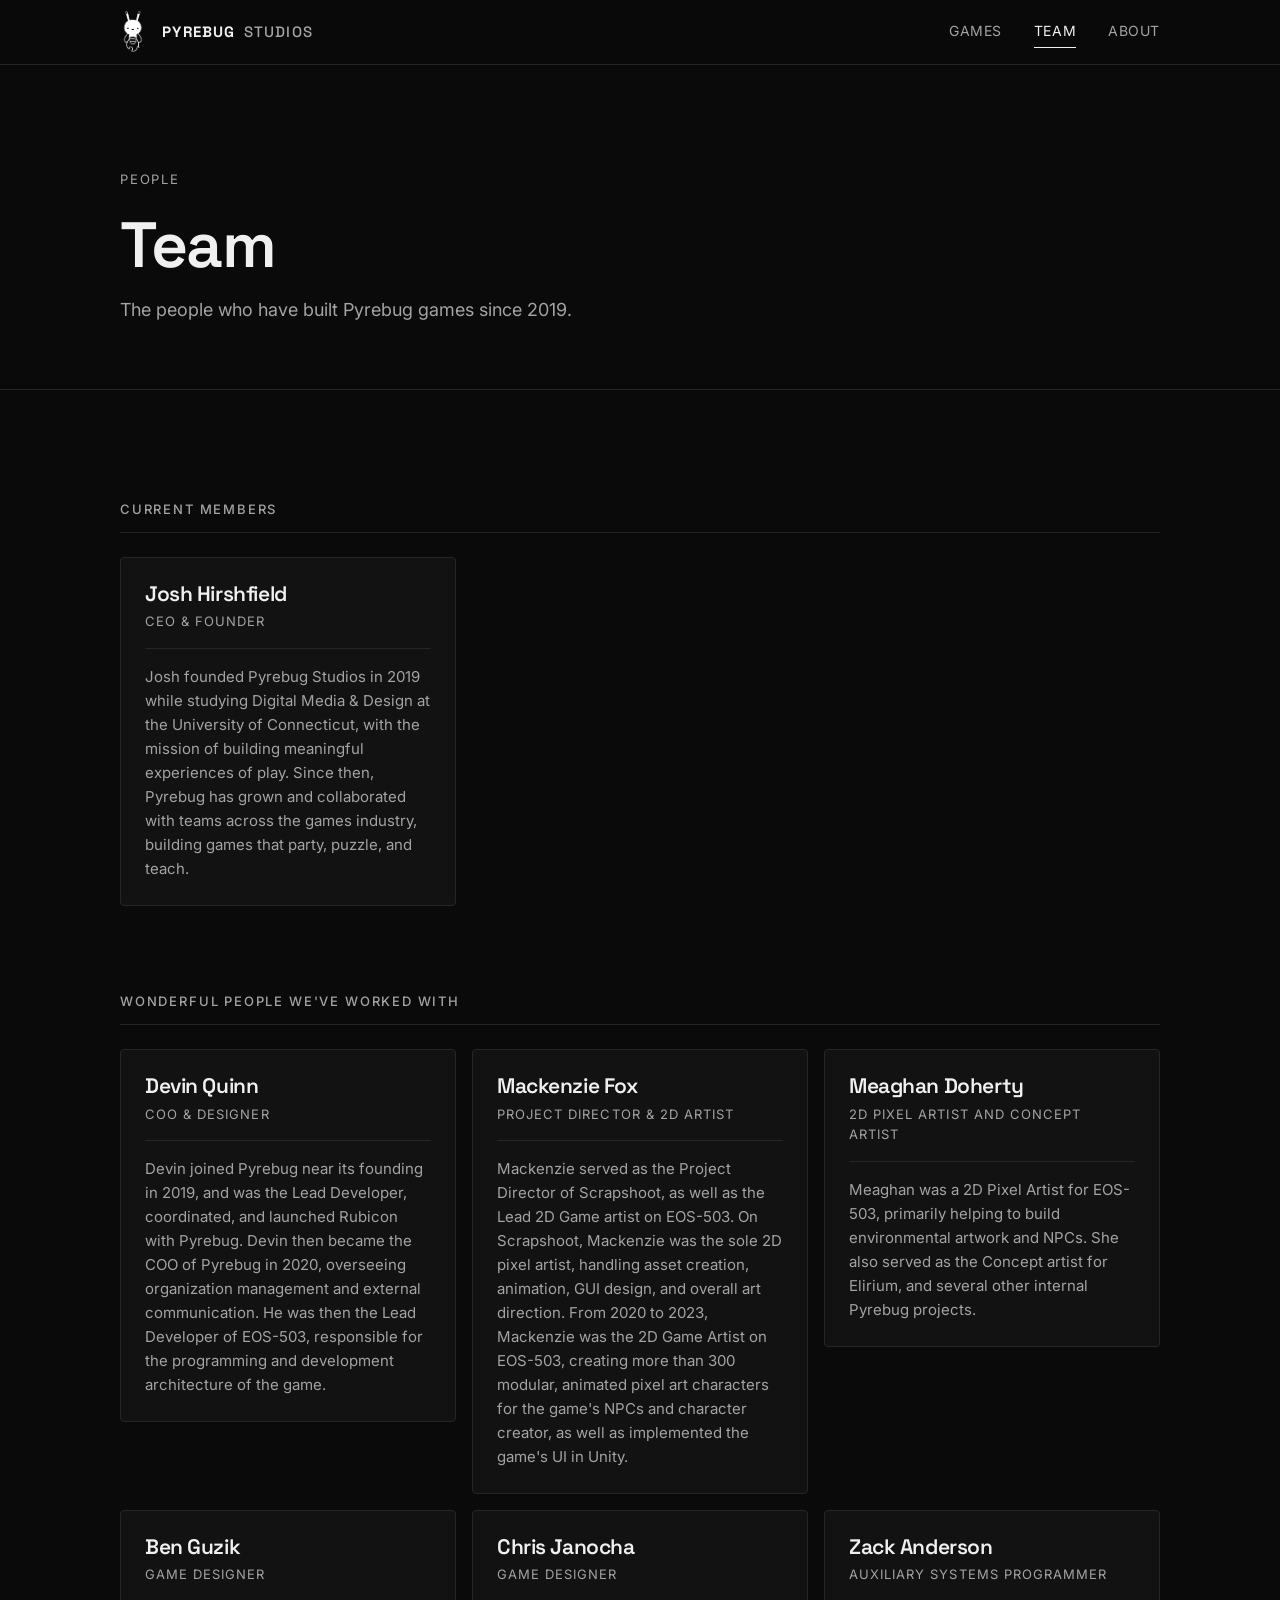
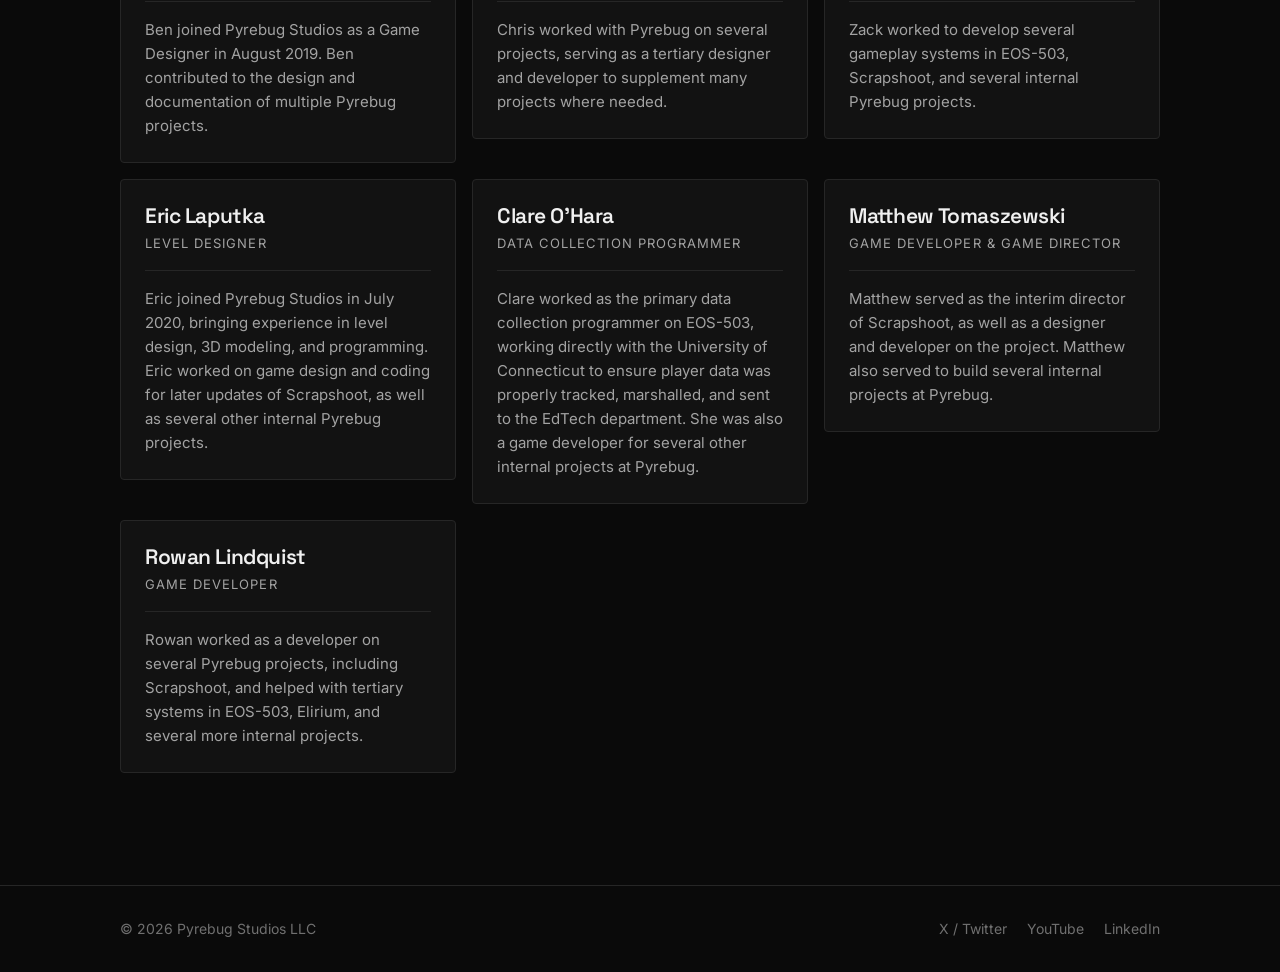
<file: team.html>
<!DOCTYPE html>
<html lang="en">
<head>
  <meta charset="utf-8">
  <meta name="viewport" content="width=device-width, initial-scale=1">
  <title>Team Pyrebug Studios</title>
  <meta name="description" content="The people behind Pyrebug Studios, an independent game studio making indie games since 2019.">
  <meta name="theme-color" content="#0a0a0a">
  <link rel="icon" href="assets/img/favicon.svg" type="image/svg+xml">
  <link rel="preconnect" href="https://fonts.googleapis.com">
  <link rel="preconnect" href="https://fonts.gstatic.com" crossorigin>
  <link rel="stylesheet" href="https://fonts.googleapis.com/css2?family=Inter:wght@400;500;600&family=Space+Grotesk:wght@500;600;700&display=swap">
  <link rel="stylesheet" href="assets/css/style.css">
</head>
<body>
  <a class="skip-link" href="#main">Skip to content</a>

  <header class="site-header">
    <div class="container">
      <a class="brand" href="index.html"><img class="brand-mark" src="assets/img/logo.png" alt="" width="797" height="906">Pyrebug <span>Studios</span></a>
      <nav class="nav" aria-label="Primary">
        <a href="games.html">Games</a>
        <a href="team.html" aria-current="page">Team</a>
        <a href="index.html#about">About</a>
      </nav>
    </div>
  </header>

  <main id="main">
    <section class="page-head">
      <div class="container">
        <span class="eyebrow">People</span>
        <h1>Team</h1>
        <p>The people who have built Pyrebug games since 2019.</p>
      </div>
    </section>

    <section class="section">
      <div class="container">

        <!--
          HOW TO EDIT
          - Each person is one <li> card: name (h3), role (.role), description (.bio).
          - A blank .role or .bio is hidden automatically. Keep "<p class="bio"></p>"
            on one line with nothing but comments inside, or the blank card border shows.
          - To add a category, copy an entire <div class="team-group"> block,
            change its <h2>, and move cards into it.
        -->

        <div class="team-group">
          <h2>Current Members</h2>
          <ul class="team-grid">
            <li>
              <article class="person">
                <h3>Josh Hirshfield</h3>
                <p class="role">CEO &amp; Founder</p>
                <p class="bio">Josh founded Pyrebug Studios in 2019 while studying Digital Media &amp; Design at the University of Connecticut, with the mission of building meaningful experiences of play. 
                  Since then, Pyrebug has grown and collaborated with teams across the games industry, building games that party, puzzle, and teach.
                </p>
              </article>
            </li>
          </ul>
        </div>

        <div class="team-group">
          <h2>Wonderful People We've Worked With</h2>
          <ul class="team-grid">
            <li>
              <article class="person">
                <h3>Devin Quinn</h3>
                <p class="role">COO &amp; Designer</p>
                <p class="bio">Devin joined Pyrebug near its founding in 2019, and was the Lead Developer, coordinated, and launched Rubicon with Pyrebug. Devin then became the COO of Pyrebug in 2020, overseeing organization management and external communication. He was then the Lead Developer of EOS-503, responsible for the programming and development architecture of the game.</p>
              </article>
            </li>
            <li>
              <article class="person">
                <h3>Mackenzie Fox</h3>
                <p class="role">Project Director &amp; 2D Artist</p>
                <p class="bio">Mackenzie served as the Project Director of Scrapshoot, as well as the Lead 2D Game artist on EOS-503.
                  On Scrapshoot, Mackenzie was the sole 2D pixel artist, handling asset creation, animation, GUI design, and overall art direction. 
                  From 2020 to 2023, Mackenzie was the 2D Game Artist on EOS-503, creating more than 300 modular, animated pixel art characters for the game's NPCs and character creator, as well as implemented the game's UI in Unity.</p>
              </article>
            </li>
            <li>
              <article class="person">
                <h3>Meaghan Doherty</h3>
                <p class="role">2D Pixel Artist and Concept Artist</p>
                <p class="bio">Meaghan was a 2D Pixel Artist for EOS-503, primarily helping to build environmental artwork and NPCs. She also served as the Concept artist for Elirium, and several other internal Pyrebug projects.</p>
              </article>
            </li>

            <li>
              <article class="person">
                <h3>Ben Guzik</h3>
                <p class="role">Game Designer</p>
                <p class="bio">Ben joined Pyrebug Studios as a Game Designer in August 2019. Ben contributed to the design and documentation of multiple Pyrebug projects.</p>
              </article>
            </li>
            <li>
              <article class="person">
                <h3>Chris Janocha</h3>
                <p class="role">Game Designer</p>
                <p class="bio">Chris worked with Pyrebug on several projects, serving as a tertiary designer and developer to supplement many projects where needed.</p>
              </article>
            </li>            
            <li>
              <article class="person">
                <h3>Zack Anderson</h3>
                <p class="role">Auxiliary Systems Programmer</p>
                <p class="bio">Zack worked to develop several gameplay systems in EOS-503, Scrapshoot, and several internal Pyrebug projects.</p>
              </article>
            </li>
            <li>
              <article class="person">
                <h3>Eric Laputka</h3>
                <p class="role">Level Designer</p>
                <p class="bio">Eric joined Pyrebug Studios in July 2020, bringing experience in level design, 3D modeling, and programming.
                   Eric worked on game design and coding for later updates of Scrapshoot, as well as several other internal Pyrebug projects.</p>
              </article>
            </li>
            
            <li>
              <article class="person">
                <h3>Clare O'Hara</h3>
                <p class="role">Data Collection Programmer</p>
                <p class="bio">Clare worked as the primary data collection programmer on EOS-503, working directly with the University of Connecticut to ensure player data was properly tracked, marshalled, and sent to the EdTech department. 
                  She was also a game developer for several other internal projects at Pyrebug.</p>
              </article>
            </li>
            <li>
              <article class="person">
                <h3>Matthew Tomaszewski</h3>
                <p class="role">Game Developer &amp; Game Director</p>
                <p class="bio">Matthew served as the interim director of Scrapshoot, as well as a designer and developer on the project. Matthew also served to build several internal projects at Pyrebug.</p>
              </article>
            </li>
            <li>
              <article class="person">
                <h3>Rowan Lindquist</h3>
                <p class="role">Game Developer</p>
                <p class="bio">Rowan worked as a developer on several Pyrebug projects, including Scrapshoot, and helped with tertiary systems in EOS-503, Elirium, and several more internal projects.</p>
              </article>
            </li>
          </ul>
        </div>

      </div>
    </section>
  </main>

  <footer class="site-footer">
    <div class="container">
      <p>&copy; <span data-year>2026</span> Pyrebug Studios LLC</p>
      <nav aria-label="Social">
        <a href="https://x.com/PyrebugStudios" target="_blank" rel="noopener">X / Twitter</a>
        <a href="https://www.youtube.com/channel/UCTapUtUkEyUaKMW1U1SZBSA" target="_blank" rel="noopener">YouTube</a>
        <a href="https://www.linkedin.com/company/take-flight-development" target="_blank" rel="noopener">LinkedIn</a>
      </nav>
    </div>
  </footer>

  <script>document.querySelectorAll("[data-year]").forEach(function (el) { el.textContent = new Date().getFullYear(); });</script>
</body>
</html>
</file>
<file: assets/css/style.css>
/* ==========================================================================
   Pyrebug Studios — monochrome theme
   ========================================================================== */

:root {
  --bg: #0a0a0a;
  --surface: #121212;
  --surface-hover: #181818;
  --line: #262626;
  --line-strong: #3d3d3d;
  --text: #f0f0f0;
  --muted: #a3a3a3;
  --dim: #707070;

  --font-display: "Space Grotesk", ui-sans-serif, system-ui, -apple-system, "Segoe UI", Roboto, sans-serif;
  --font-body: "Inter", ui-sans-serif, system-ui, -apple-system, "Segoe UI", Roboto, sans-serif;

  --radius: 4px;
  --max: 1120px;
  --gutter: clamp(20px, 5vw, 40px);
  --header-h: 64px;
}

/* Base
   ========================================================================== */

*,
*::before,
*::after {
  box-sizing: border-box;
}

html {
  color-scheme: dark;
  -webkit-text-size-adjust: 100%;
  scroll-behavior: smooth;
}

body {
  margin: 0;
  background: var(--bg);
  color: var(--text);
  font-family: var(--font-body);
  font-size: 16px;
  line-height: 1.6;
  -webkit-font-smoothing: antialiased;
}

img {
  display: block;
  max-width: 100%;
  height: auto;
}

a {
  color: inherit;
}

h1,
h2,
h3 {
  margin: 0;
  font-family: var(--font-display);
  font-weight: 600;
  line-height: 1.1;
  letter-spacing: -0.02em;
}

p {
  margin: 0;
}

:focus-visible {
  outline: 2px solid var(--text);
  outline-offset: 3px;
}

[id] {
  scroll-margin-top: calc(var(--header-h) + 16px);
}

.container {
  width: 100%;
  max-width: var(--max);
  margin-inline: auto;
  padding-inline: var(--gutter);
}

.skip-link {
  position: absolute;
  left: -9999px;
}

.skip-link:focus {
  left: var(--gutter);
  top: 12px;
  z-index: 100;
  padding: 8px 12px;
  background: var(--text);
  color: var(--bg);
}

.eyebrow {
  display: block;
  margin-bottom: 20px;
  color: var(--muted);
  font-size: 13px;
  letter-spacing: 0.14em;
  text-transform: uppercase;
}

/* Header
   ========================================================================== */

.site-header {
  position: sticky;
  top: 0;
  z-index: 10;
  background: rgba(10, 10, 10, 0.88);
  backdrop-filter: blur(8px);
  -webkit-backdrop-filter: blur(8px);
  border-bottom: 1px solid var(--line);
}

.site-header .container {
  display: flex;
  align-items: center;
  justify-content: space-between;
  gap: 24px;
  height: var(--header-h);
}

.brand {
  display: flex;
  align-items: center;
  gap: 8px;
  font-family: var(--font-display);
  font-size: 15px;
  font-weight: 700;
  letter-spacing: 0.08em;
  text-transform: uppercase;
  text-decoration: none;
  white-space: nowrap;
}

.brand-mark {
  width: auto;
  height: 48px;
  margin-left: -8px;
}

.brand span {
  color: var(--muted);
  font-weight: 500;
}

.nav {
  display: flex;
  gap: clamp(18px, 3vw, 32px);
}

.nav a {
  padding-block: 4px;
  border-bottom: 1px solid transparent;
  color: var(--muted);
  font-size: 14px;
  letter-spacing: 0.04em;
  text-transform: uppercase;
  text-decoration: none;
  transition: color 0.15s, border-color 0.15s;
}

.nav a:hover {
  color: var(--text);
}

.nav a[aria-current="page"] {
  color: var(--text);
  border-bottom-color: var(--text);
}

@media (max-width: 520px) {
  .brand span {
    display: none;
  }
}

/* Buttons & links
   ========================================================================== */

.btn {
  display: inline-flex;
  align-items: center;
  gap: 8px;
  padding: 12px 20px;
  border: 1px solid var(--text);
  border-radius: var(--radius);
  font-size: 14px;
  font-weight: 500;
  letter-spacing: 0.02em;
  text-decoration: none;
  white-space: nowrap;
  transition: background 0.15s, color 0.15s, border-color 0.15s;
}

.btn-primary {
  background: var(--text);
  color: var(--bg);
}

.btn-primary:hover {
  background: transparent;
  color: var(--text);
}

.btn-outline {
  background: transparent;
  color: var(--text);
  border-color: var(--line-strong);
}

.btn-outline:hover {
  border-color: var(--text);
}

.text-link {
  color: var(--muted);
  font-size: 14px;
  text-decoration: none;
  border-bottom: 1px solid var(--line-strong);
  transition: color 0.15s, border-color 0.15s;
}

.text-link:hover {
  color: var(--text);
  border-color: var(--text);
}

/* Monochrome imagery: grayscale at rest, full colour on hover */
.mono {
  filter: grayscale(1) contrast(1.05);
  transition: filter 0.35s ease;
}

/* Hero
   ========================================================================== */

.hero {
  padding-block: clamp(72px, 12vw, 140px) clamp(56px, 8vw, 96px);
  border-bottom: 1px solid var(--line);
}

.hero-inner {
  display: grid;
  grid-template-columns: minmax(0, 1fr) auto;
  align-items: center;
  gap: clamp(32px, 6vw, 80px);
}

.hero-logo {
  width: auto;
  height: clamp(280px, 36vw, 420px);
}

@media (max-width: 760px) {
  .hero-inner {
    grid-template-columns: 1fr;
    gap: 8px;
  }

  .hero-logo {
    order: -1;
    height: 180px;
    margin-left: -24px;
  }
}

.hero h1 {
  max-width: 15ch;
  font-size: clamp(40px, 7vw, 80px);
}

.hero .lede {
  max-width: 52ch;
  margin-top: 24px;
  color: var(--muted);
  font-size: clamp(17px, 2vw, 19px);
}

.actions {
  display: flex;
  flex-wrap: wrap;
  gap: 12px;
  margin-top: 36px;
}

/* Sections
   ========================================================================== */

.section {
  padding-block: clamp(64px, 10vw, 112px);
}

.section + .section {
  border-top: 1px solid var(--line);
}

.section-head {
  display: flex;
  flex-wrap: wrap;
  align-items: baseline;
  justify-content: space-between;
  gap: 16px;
  margin-bottom: 40px;
}

.section-head h2 {
  font-size: clamp(28px, 4vw, 40px);
}

.section-head .eyebrow {
  margin-bottom: 12px;
}

/* Work grid (landing page)
   ========================================================================== */

.work-grid {
  display: grid;
  grid-template-columns: repeat(3, minmax(0, 1fr));
  gap: 24px;
  margin: 0;
  padding: 0;
  list-style: none;
}

.work-card {
  position: relative;
  display: flex;
  flex-direction: column;
  height: 100%;
  overflow: hidden;
  background: var(--surface);
  border: 1px solid var(--line);
  border-radius: var(--radius);
  transition: border-color 0.2s, background 0.2s;
}

.work-card:hover {
  background: var(--surface-hover);
  border-color: var(--line-strong);
}

.work-card:hover .mono {
  filter: grayscale(0);
}

.thumb {
  aspect-ratio: 460 / 215;
  overflow: hidden;
  background: var(--surface-hover);
}

.thumb img {
  width: 100%;
  height: 100%;
  object-fit: cover;
}

.work-card .thumb {
  border-bottom: 1px solid var(--line);
}

.work-body {
  display: flex;
  flex-direction: column;
  gap: 6px;
  padding: 20px 22px 22px;
}

.work-top {
  display: flex;
  justify-content: space-between;
  gap: 12px;
  color: var(--dim);
  font-size: 13px;
  letter-spacing: 0.08em;
  text-transform: uppercase;
}

.work-card h3 {
  font-size: 24px;
}

.work-card h3 a {
  text-decoration: none;
}

/* Makes the whole card clickable */
.work-card h3 a::after {
  content: "";
  position: absolute;
  inset: 0;
}

.work-card .genre {
  color: var(--muted);
  font-size: 15px;
}

@media (max-width: 760px) {
  .work-grid {
    grid-template-columns: 1fr;
  }
}

/* About
   ========================================================================== */

.about {
  display: grid;
  grid-template-columns: minmax(0, 1fr) minmax(0, 1.4fr);
  gap: clamp(32px, 6vw, 80px);
}

.about h2 {
  font-size: clamp(32px, 4.6vw, 52px);
}

.about-year {
  margin-top: 28px;
  color: transparent;
  font-family: var(--font-display);
  font-size: clamp(72px, 12vw, 148px);
  font-weight: 700;
  line-height: 0.9;
  letter-spacing: -0.04em;
  -webkit-text-stroke: 1px var(--line-strong);
}

.about-copy p {
  color: var(--muted);
  font-size: 17px;
}

.about-copy p:first-child {
  color: var(--text);
  font-size: clamp(19px, 2.2vw, 22px);
  line-height: 1.5;
}

.about-copy p + p {
  margin-top: 18px;
}

.facts {
  display: flex;
  flex-wrap: wrap;
  gap: 20px clamp(32px, 5vw, 56px);
  margin: 40px 0 0;
  padding-top: 24px;
  border-top: 1px solid var(--line);
}

.facts dt {
  color: var(--dim);
  font-size: 12px;
  letter-spacing: 0.12em;
  text-transform: uppercase;
}

.facts dd {
  margin: 6px 0 0;
  font-family: var(--font-display);
  font-size: clamp(20px, 2.6vw, 28px);
  font-weight: 600;
}

@media (max-width: 820px) {
  .about {
    grid-template-columns: 1fr;
  }

  .about-year {
    display: none;
  }
}

/* Page header (Games / Team)
   ========================================================================== */

.page-head {
  padding-block: clamp(56px, 9vw, 104px) clamp(40px, 6vw, 64px);
  border-bottom: 1px solid var(--line);
}

.page-head h1 {
  font-size: clamp(40px, 6vw, 64px);
}

.page-head p {
  max-width: 56ch;
  margin-top: 16px;
  color: var(--muted);
  font-size: 18px;
}

/* Games list
   ========================================================================== */

.game-list {
  display: flex;
  flex-direction: column;
  gap: 16px;
  margin: 0;
  padding: 0;
  list-style: none;
}

.game {
  position: relative;
  display: grid;
  grid-template-columns: 240px minmax(0, 1fr) auto;
  align-items: center;
  gap: clamp(20px, 3vw, 36px);
  padding: 16px clamp(16px, 3vw, 28px) 16px 16px;
  background: var(--surface);
  border: 1px solid var(--line);
  border-radius: var(--radius);
  transition: border-color 0.2s, background 0.2s;
}

.game:hover {
  background: var(--surface-hover);
  border-color: var(--line-strong);
}

.game:hover .mono {
  filter: grayscale(0);
}

.game .thumb {
  border: 1px solid var(--line);
  border-radius: 2px;
}

.game h2 {
  font-size: clamp(22px, 2.6vw, 28px);
}

.game .desc {
  max-width: 62ch;
  margin-top: 8px;
  color: var(--muted);
}

.game .meta {
  display: flex;
  flex-wrap: wrap;
  gap: 4px 10px;
  margin: 14px 0 0;
  padding: 0;
  color: var(--dim);
  font-size: 13px;
  letter-spacing: 0.04em;
  list-style: none;
}

/* Trailing separator, so a wrapped line never starts with a dot */
.game .meta li:not(:last-child)::after {
  content: "·";
  margin-left: 10px;
}

/* Stretch the Steam button's hit area over the whole block */
.game .btn::after {
  content: "";
  position: absolute;
  inset: 0;
}

.game:hover .btn-primary {
  background: transparent;
  color: var(--text);
}

@media (max-width: 960px) {
  .game {
    grid-template-columns: 180px minmax(0, 1fr) auto;
  }
}

@media (max-width: 760px) {
  .game {
    grid-template-columns: 1fr;
    align-items: stretch;
    padding: 16px;
  }

  .game .btn {
    justify-content: center;
  }
}

/* Team
   ========================================================================== */

.team-group + .team-group {
  margin-top: clamp(56px, 8vw, 88px);
}

.team-group > h2 {
  margin-bottom: 24px;
  padding-bottom: 16px;
  border-bottom: 1px solid var(--line);
  color: var(--muted);
  font-family: var(--font-body);
  font-size: 13px;
  font-weight: 500;
  letter-spacing: 0.14em;
  text-transform: uppercase;
}

.team-grid {
  display: grid;
  grid-template-columns: repeat(auto-fill, minmax(min(100%, 300px), 1fr));
  align-items: start;
  gap: 16px;
  margin: 0;
  padding: 0;
  list-style: none;
}

.person {
  padding: 24px;
  background: var(--surface);
  border: 1px solid var(--line);
  border-radius: var(--radius);
}

.person h3 {
  font-size: 21px;
}

.person .role {
  margin-top: 6px;
  color: var(--muted);
  font-size: 13px;
  letter-spacing: 0.08em;
  text-transform: uppercase;
}

.person .bio {
  margin-top: 16px;
  padding-top: 16px;
  border-top: 1px solid var(--line);
  color: var(--muted);
  font-size: 15px;
}

/* Blank fields stay hidden until filled in */
.person .role:empty,
.person .bio:empty {
  display: none;
}

/* Footer
   ========================================================================== */

.site-footer {
  padding-block: 32px;
  border-top: 1px solid var(--line);
  color: var(--dim);
  font-size: 14px;
}

.site-footer .container {
  display: flex;
  flex-wrap: wrap;
  justify-content: space-between;
  gap: 16px;
}

.site-footer nav {
  display: flex;
  flex-wrap: wrap;
  gap: 20px;
}

.site-footer a {
  text-decoration: none;
  transition: color 0.15s;
}

.site-footer a:hover {
  color: var(--text);
}

@media (prefers-reduced-motion: reduce) {
  html {
    scroll-behavior: auto;
  }

  *,
  *::before,
  *::after {
    transition: none !important;
  }
}
</file>
